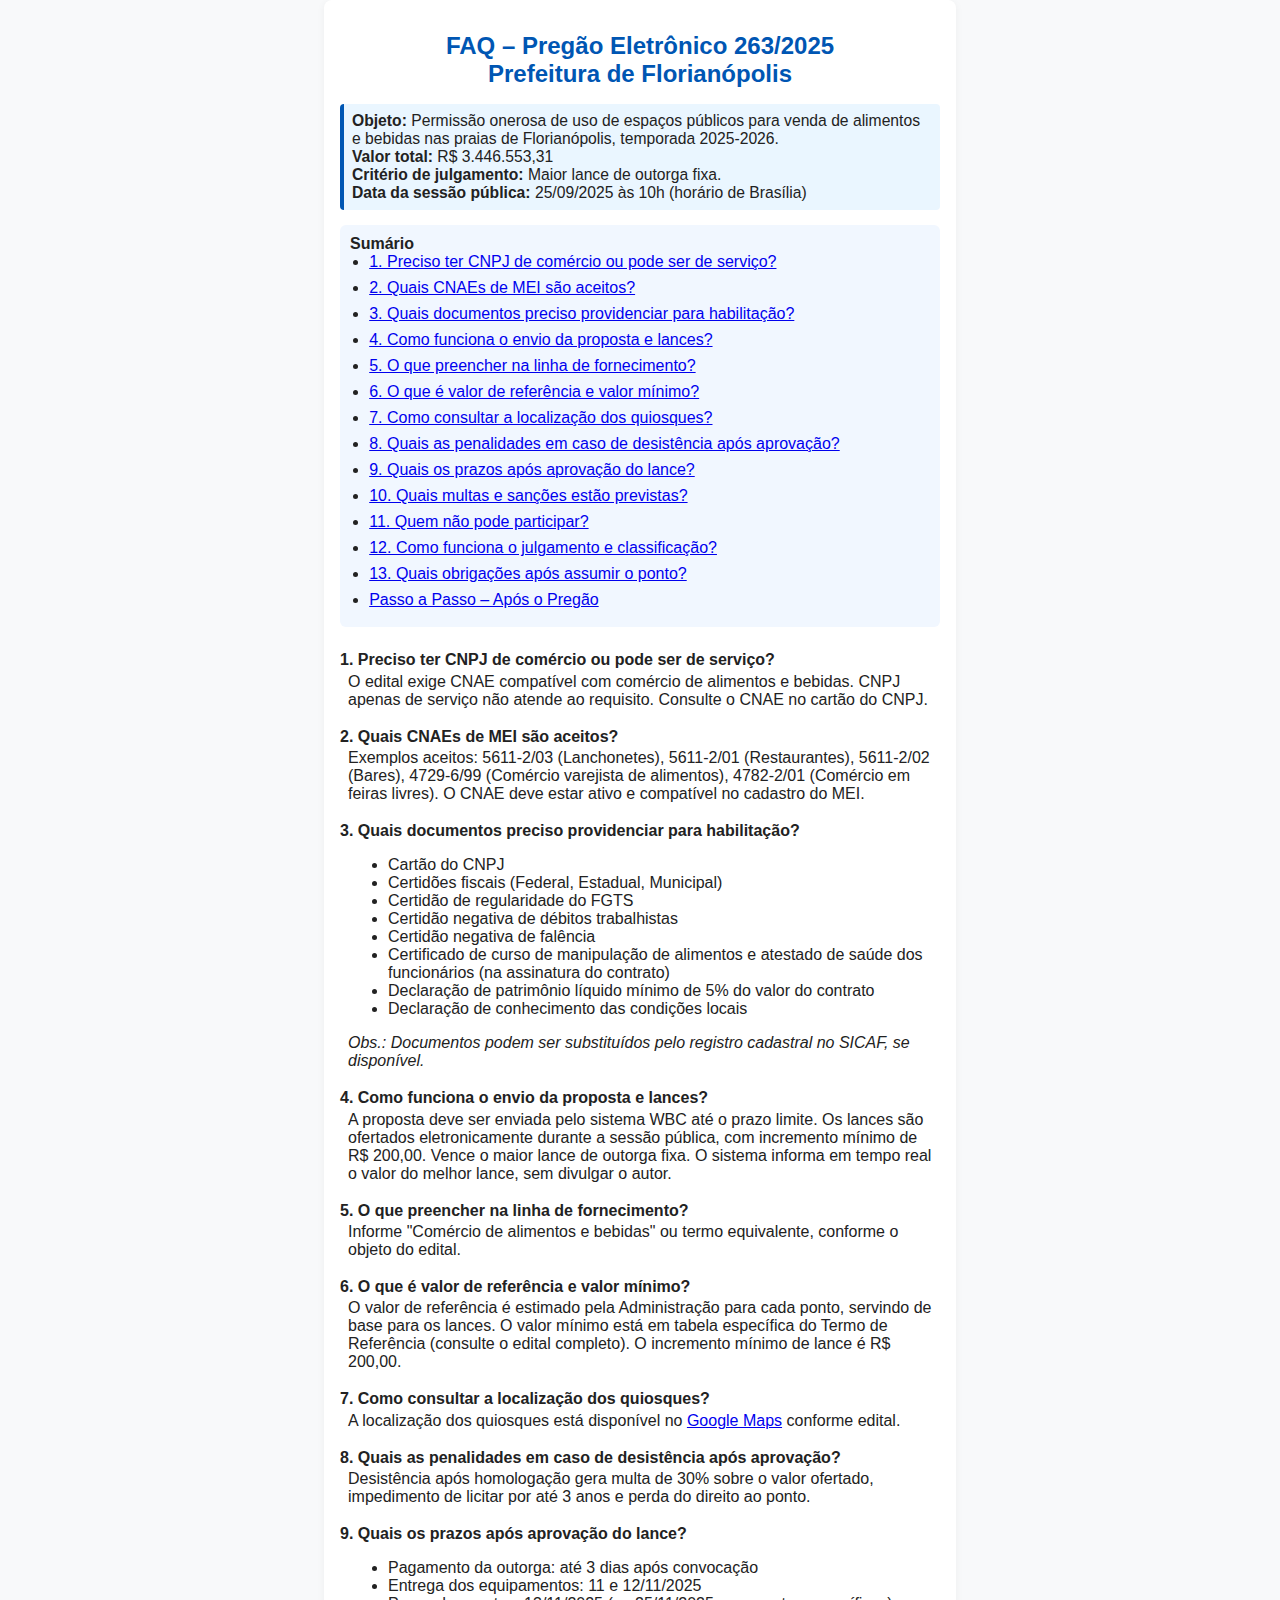
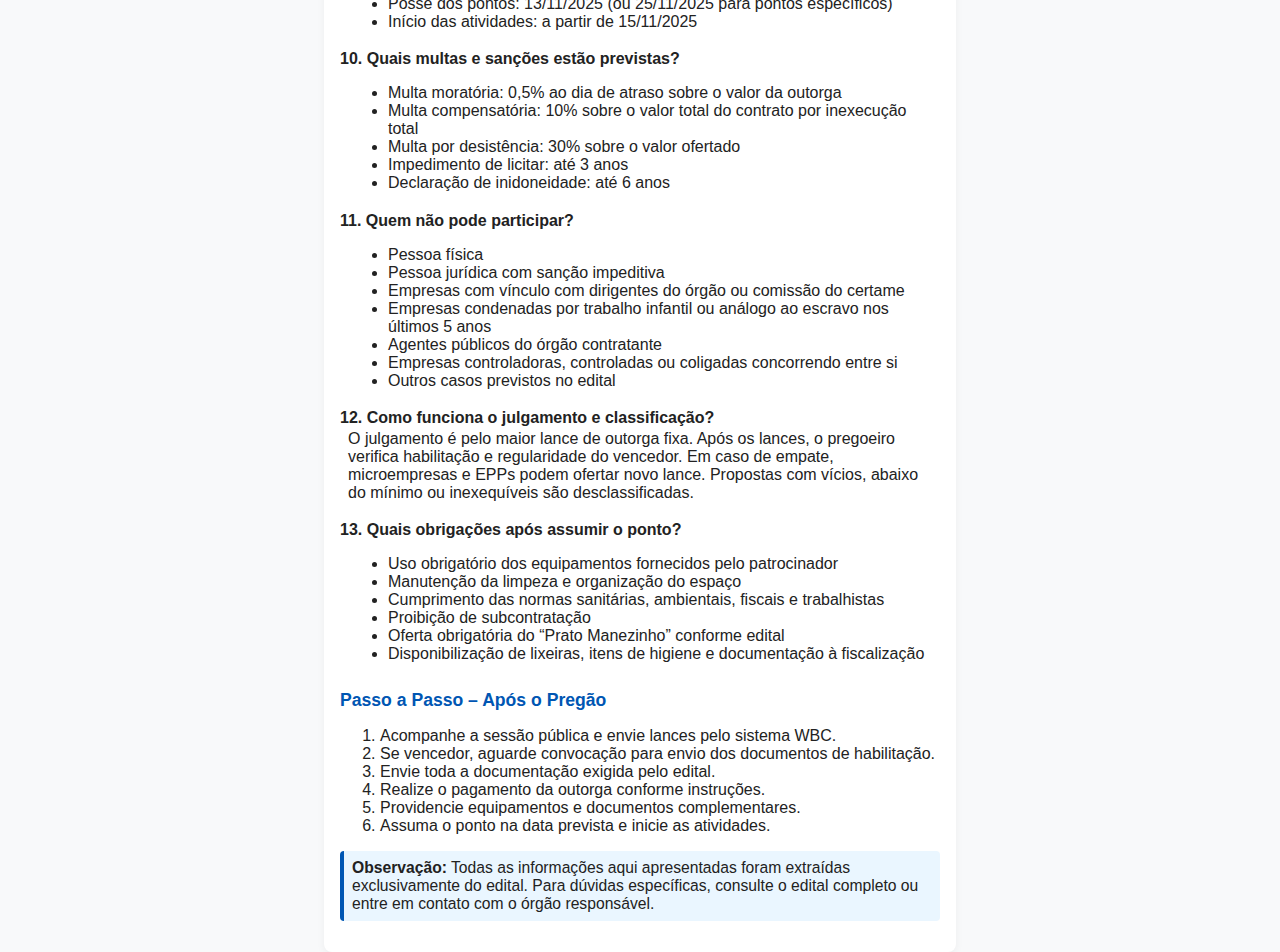
<file: gamboa/index.html>
<!DOCTYPE html>
<html lang="pt-br">
  <head>
    <meta charset="UTF-8" />
    <meta name="viewport" content="width=device-width, initial-scale=1.0" />
    <title>FAQ – Pregão Eletrônico 263/2025 – Florianópolis</title>
    <style>
      html {
        scroll-behavior: smooth;
      }
      body {
        font-family: Arial, sans-serif;
        background: #f8f9fa;
        margin: 0;
        padding: 0;
        color: #222;
      }
      .container {
        max-width: 600px;
        margin: auto;
        padding: 16px;
        background: #fff;
        border-radius: 8px;
        box-shadow: 0 2px 8px rgba(0, 0, 0, 0.05);
        position: relative;
      }
      h1 {
        font-size: 1.5em;
        margin-bottom: 0.5em;
        color: #0056b3;
        text-align: center;
      }
      h2 {
        font-size: 1.1em;
        margin-top: 1.5em;
        color: #0056b3;
      }
      .faq-item {
        margin-bottom: 1.2em;
      }
      .faq-q {
        font-weight: bold;
        margin-bottom: 0.2em;
      }
      .faq-a {
        margin-left: 0.5em;
      }
      .important {
        background: #eaf6ff;
        border-left: 4px solid #0056b3;
        padding: 8px;
        margin: 1em 0;
        border-radius: 4px;
        font-size: 0.98em;
      }
      .sumario {
        background: #f1f7ff;
        border-radius: 6px;
        padding: 10px;
        margin-bottom: 1.5em;
        font-size: 1em;
      }
      .sumario ul {
        padding-left: 1.2em;
        margin: 0;
      }
      .sumario li {
        margin-bottom: 0.5em;
      }
      .topo-btn {
        position: fixed;
        bottom: 24px;
        right: 24px;
        background: #0056b3;
        color: #fff;
        border: none;
        border-radius: 50%;
        width: 44px;
        height: 44px;
        font-size: 1.5em;
        cursor: pointer;
        box-shadow: 0 2px 8px rgba(0, 0, 0, 0.15);
        z-index: 100;
        display: none;
      }
      @media (max-width: 600px) {
        .container {
          padding: 8px;
        }
        h1 {
          font-size: 1.2em;
        }
        .topo-btn {
          bottom: 12px;
          right: 12px;
          width: 38px;
          height: 38px;
          font-size: 1.2em;
        }
      }
    </style>
    <script>
      window.addEventListener("scroll", function () {
        const btn = document.getElementById("topo-btn");
        if (window.scrollY > 200) {
          btn.style.display = "block";
        } else {
          btn.style.display = "none";
        }
      });
      function voltarTopo() {
        window.scrollTo({ top: 0, behavior: "smooth" });
      }
    </script>
  </head>
  <body>
    <div class="container">
      <h1 id="topo">
        FAQ – Pregão Eletrônico 263/2025<br />Prefeitura de Florianópolis
      </h1>
      <div class="important">
        <strong>Objeto:</strong> Permissão onerosa de uso de espaços públicos
        para venda de alimentos e bebidas nas praias de Florianópolis, temporada
        2025-2026.<br />
        <strong>Valor total:</strong> R$ 3.446.553,31<br />
        <strong>Critério de julgamento:</strong> Maior lance de outorga fixa.<br />
        <strong>Data da sessão pública:</strong> 25/09/2025 às 10h (horário de
        Brasília)
      </div>

      <div class="sumario">
        <strong>Sumário</strong>
        <ul>
          <li>
            <a href="#q1"
              >1. Preciso ter CNPJ de comércio ou pode ser de serviço?</a
            >
          </li>
          <li><a href="#q2">2. Quais CNAEs de MEI são aceitos?</a></li>
          <li>
            <a href="#q3"
              >3. Quais documentos preciso providenciar para habilitação?</a
            >
          </li>
          <li>
            <a href="#q4">4. Como funciona o envio da proposta e lances?</a>
          </li>
          <li>
            <a href="#q5">5. O que preencher na linha de fornecimento?</a>
          </li>
          <li>
            <a href="#q6">6. O que é valor de referência e valor mínimo?</a>
          </li>
          <li>
            <a href="#q7">7. Como consultar a localização dos quiosques?</a>
          </li>
          <li>
            <a href="#q8"
              >8. Quais as penalidades em caso de desistência após aprovação?</a
            >
          </li>
          <li><a href="#q9">9. Quais os prazos após aprovação do lance?</a></li>
          <li>
            <a href="#q10">10. Quais multas e sanções estão previstas?</a>
          </li>
          <li><a href="#q11">11. Quem não pode participar?</a></li>
          <li>
            <a href="#q12">12. Como funciona o julgamento e classificação?</a>
          </li>
          <li><a href="#q13">13. Quais obrigações após assumir o ponto?</a></li>
          <li><a href="#passos">Passo a Passo – Após o Pregão</a></li>
        </ul>
      </div>

      <div class="faq-item" id="q1">
        <div class="faq-q">
          1. Preciso ter CNPJ de comércio ou pode ser de serviço?
        </div>
        <div class="faq-a">
          O edital exige CNAE compatível com comércio de alimentos e bebidas.
          CNPJ apenas de serviço não atende ao requisito. Consulte o CNAE no
          cartão do CNPJ.
        </div>
      </div>

      <div class="faq-item" id="q2">
        <div class="faq-q">2. Quais CNAEs de MEI são aceitos?</div>
        <div class="faq-a">
          Exemplos aceitos: 5611-2/03 (Lanchonetes), 5611-2/01 (Restaurantes),
          5611-2/02 (Bares), 4729-6/99 (Comércio varejista de alimentos),
          4782-2/01 (Comércio em feiras livres). O CNAE deve estar ativo e
          compatível no cadastro do MEI.
        </div>
      </div>

      <div class="faq-item" id="q3">
        <div class="faq-q">
          3. Quais documentos preciso providenciar para habilitação?
        </div>
        <div class="faq-a">
          <ul>
            <li>Cartão do CNPJ</li>
            <li>Certidões fiscais (Federal, Estadual, Municipal)</li>
            <li>Certidão de regularidade do FGTS</li>
            <li>Certidão negativa de débitos trabalhistas</li>
            <li>Certidão negativa de falência</li>
            <li>
              Certificado de curso de manipulação de alimentos e atestado de
              saúde dos funcionários (na assinatura do contrato)
            </li>
            <li>
              Declaração de patrimônio líquido mínimo de 5% do valor do contrato
            </li>
            <li>Declaração de conhecimento das condições locais</li>
          </ul>
          <em
            >Obs.: Documentos podem ser substituídos pelo registro cadastral no
            SICAF, se disponível.</em
          >
        </div>
      </div>

      <div class="faq-item" id="q4">
        <div class="faq-q">4. Como funciona o envio da proposta e lances?</div>
        <div class="faq-a">
          A proposta deve ser enviada pelo sistema WBC até o prazo limite. Os
          lances são ofertados eletronicamente durante a sessão pública, com
          incremento mínimo de R$ 200,00. Vence o maior lance de outorga fixa. O
          sistema informa em tempo real o valor do melhor lance, sem divulgar o
          autor.
        </div>
      </div>

      <div class="faq-item" id="q5">
        <div class="faq-q">5. O que preencher na linha de fornecimento?</div>
        <div class="faq-a">
          Informe "Comércio de alimentos e bebidas" ou termo equivalente,
          conforme o objeto do edital.
        </div>
      </div>

      <div class="faq-item" id="q6">
        <div class="faq-q">6. O que é valor de referência e valor mínimo?</div>
        <div class="faq-a">
          O valor de referência é estimado pela Administração para cada ponto,
          servindo de base para os lances. O valor mínimo está em tabela
          específica do Termo de Referência (consulte o edital completo). O
          incremento mínimo de lance é R$ 200,00.
        </div>
      </div>

      <div class="faq-item" id="q7">
        <div class="faq-q">7. Como consultar a localização dos quiosques?</div>
        <div class="faq-a">
          A localização dos quiosques está disponível no
          <a
            href="https://www.google.com/maps/d/u/0/edit?mid=1ef8nsV9XiuTjOmjDK7osh9mKnunkK9M&ll=-27.444733344866407%2C-48.524312501141445&z=18"
            target="_blank"
            >Google Maps</a
          >
          conforme edital.
        </div>
      </div>

      <div class="faq-item" id="q8">
        <div class="faq-q">
          8. Quais as penalidades em caso de desistência após aprovação?
        </div>
        <div class="faq-a">
          Desistência após homologação gera multa de 30% sobre o valor ofertado,
          impedimento de licitar por até 3 anos e perda do direito ao ponto.
        </div>
      </div>

      <div class="faq-item" id="q9">
        <div class="faq-q">9. Quais os prazos após aprovação do lance?</div>
        <div class="faq-a">
          <ul>
            <li>Pagamento da outorga: até 3 dias após convocação</li>
            <li>Entrega dos equipamentos: 11 e 12/11/2025</li>
            <li>
              Posse dos pontos: 13/11/2025 (ou 25/11/2025 para pontos
              específicos)
            </li>
            <li>Início das atividades: a partir de 15/11/2025</li>
          </ul>
        </div>
      </div>

      <div class="faq-item" id="q10">
        <div class="faq-q">10. Quais multas e sanções estão previstas?</div>
        <div class="faq-a">
          <ul>
            <li>
              Multa moratória: 0,5% ao dia de atraso sobre o valor da outorga
            </li>
            <li>
              Multa compensatória: 10% sobre o valor total do contrato por
              inexecução total
            </li>
            <li>Multa por desistência: 30% sobre o valor ofertado</li>
            <li>Impedimento de licitar: até 3 anos</li>
            <li>Declaração de inidoneidade: até 6 anos</li>
          </ul>
        </div>
      </div>

      <div class="faq-item" id="q11">
        <div class="faq-q">11. Quem não pode participar?</div>
        <div class="faq-a">
          <ul>
            <li>Pessoa física</li>
            <li>Pessoa jurídica com sanção impeditiva</li>
            <li>
              Empresas com vínculo com dirigentes do órgão ou comissão do
              certame
            </li>
            <li>
              Empresas condenadas por trabalho infantil ou análogo ao escravo
              nos últimos 5 anos
            </li>
            <li>Agentes públicos do órgão contratante</li>
            <li>
              Empresas controladoras, controladas ou coligadas concorrendo entre
              si
            </li>
            <li>Outros casos previstos no edital</li>
          </ul>
        </div>
      </div>

      <div class="faq-item" id="q12">
        <div class="faq-q">12. Como funciona o julgamento e classificação?</div>
        <div class="faq-a">
          O julgamento é pelo maior lance de outorga fixa. Após os lances, o
          pregoeiro verifica habilitação e regularidade do vencedor. Em caso de
          empate, microempresas e EPPs podem ofertar novo lance. Propostas com
          vícios, abaixo do mínimo ou inexequíveis são desclassificadas.
        </div>
      </div>

      <div class="faq-item" id="q13">
        <div class="faq-q">13. Quais obrigações após assumir o ponto?</div>
        <div class="faq-a">
          <ul>
            <li>
              Uso obrigatório dos equipamentos fornecidos pelo patrocinador
            </li>
            <li>Manutenção da limpeza e organização do espaço</li>
            <li>
              Cumprimento das normas sanitárias, ambientais, fiscais e
              trabalhistas
            </li>
            <li>Proibição de subcontratação</li>
            <li>Oferta obrigatória do “Prato Manezinho” conforme edital</li>
            <li>
              Disponibilização de lixeiras, itens de higiene e documentação à
              fiscalização
            </li>
          </ul>
        </div>
      </div>

      <h2 id="passos">Passo a Passo – Após o Pregão</h2>
      <ol>
        <li>Acompanhe a sessão pública e envie lances pelo sistema WBC.</li>
        <li>
          Se vencedor, aguarde convocação para envio dos documentos de
          habilitação.
        </li>
        <li>Envie toda a documentação exigida pelo edital.</li>
        <li>Realize o pagamento da outorga conforme instruções.</li>
        <li>Providencie equipamentos e documentos complementares.</li>
        <li>Assuma o ponto na data prevista e inicie as atividades.</li>
      </ol>

      <div class="important">
        <strong>Observação:</strong> Todas as informações aqui apresentadas
        foram extraídas exclusivamente do edital. Para dúvidas específicas,
        consulte o edital completo ou entre em contato com o órgão responsável.
      </div>
      <button
        id="topo-btn"
        class="topo-btn"
        onclick="voltarTopo()"
        title="Voltar ao topo"
      >
        ↑
      </button>
    </div>
  </body>
</html>
</file>
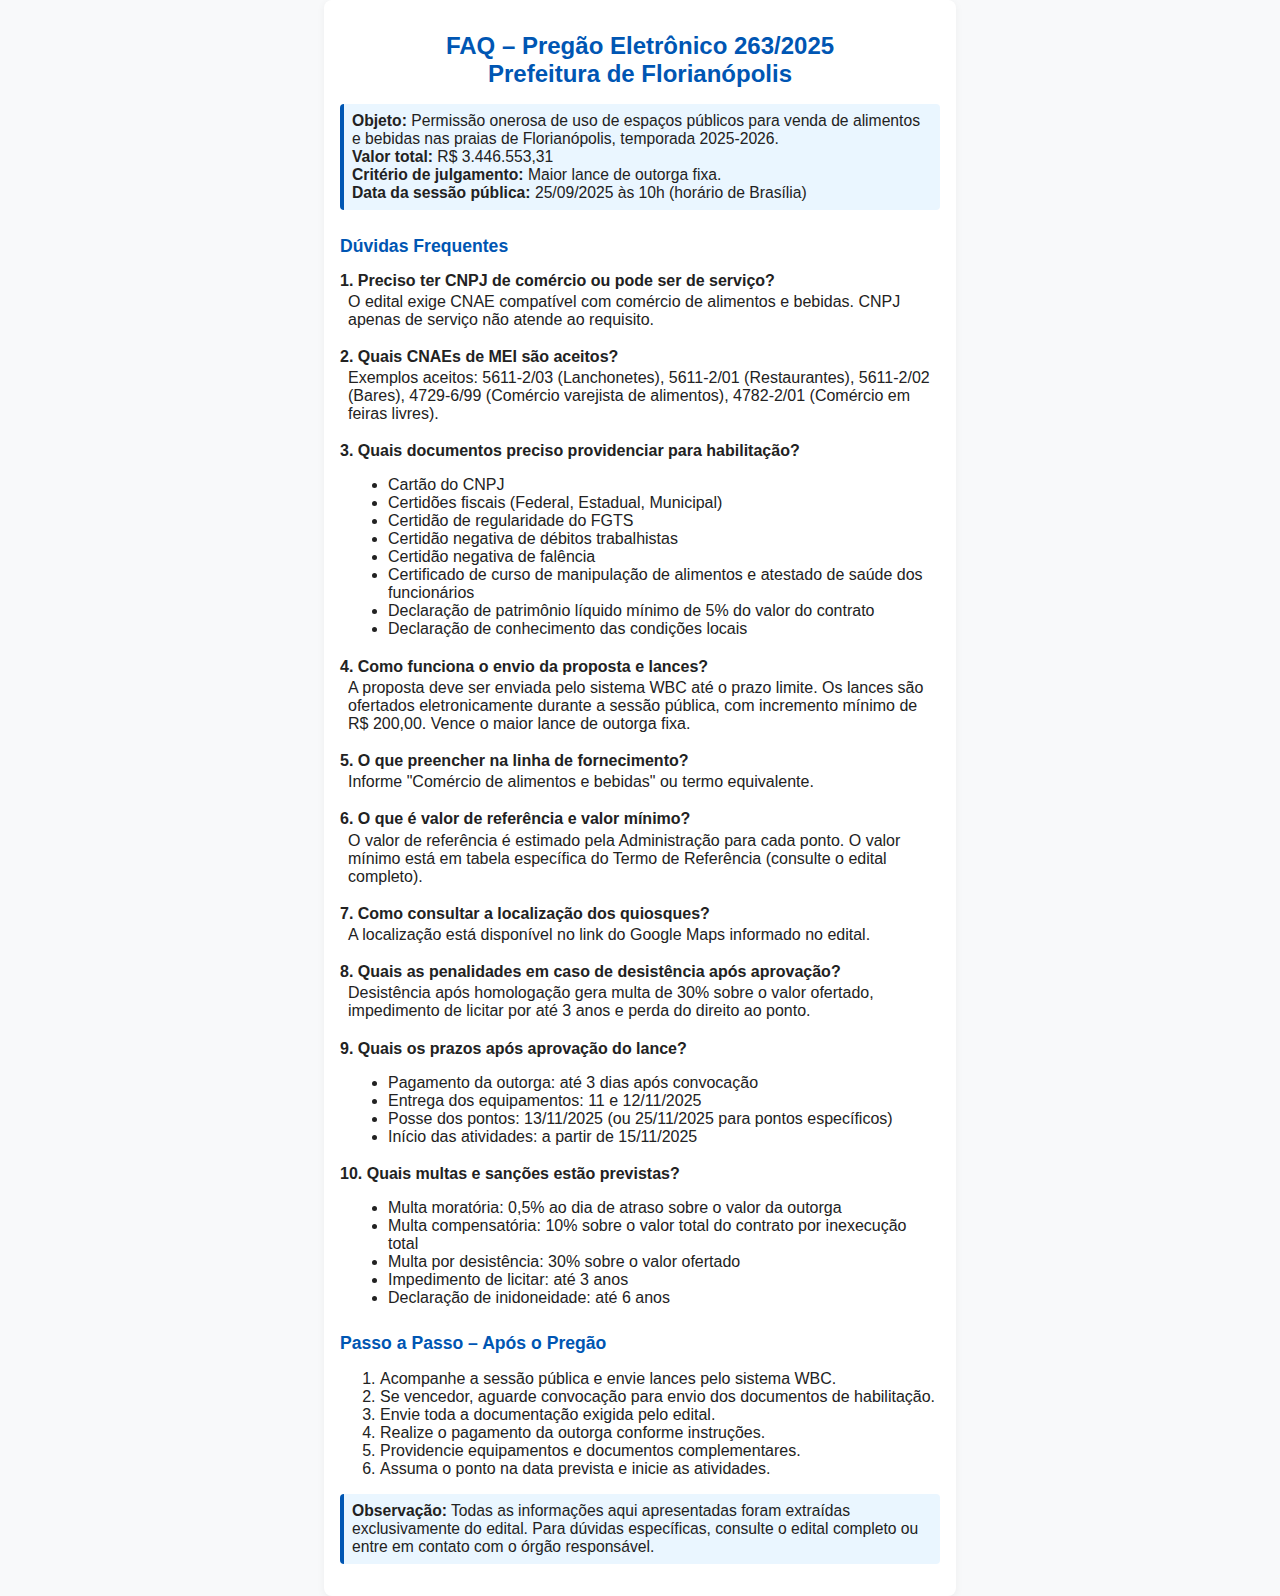
<file: gamboa/faq-pregao-263-2025.html>
<!DOCTYPE html>
<html lang="pt-br">
  <head>
    <meta charset="UTF-8" />
    <meta name="viewport" content="width=device-width, initial-scale=1.0" />
    <title>FAQ – Pregão Eletrônico 263/2025 – Florianópolis</title>
    <style>
      body {
        font-family: Arial, sans-serif;
        background: #f8f9fa;
        margin: 0;
        padding: 0;
        color: #222;
      }
      .container {
        max-width: 600px;
        margin: auto;
        padding: 16px;
        background: #fff;
        border-radius: 8px;
        box-shadow: 0 2px 8px rgba(0, 0, 0, 0.05);
      }
      h1 {
        font-size: 1.5em;
        margin-bottom: 0.5em;
        color: #0056b3;
        text-align: center;
      }
      h2 {
        font-size: 1.1em;
        margin-top: 1.5em;
        color: #0056b3;
      }
      .faq-item {
        margin-bottom: 1.2em;
      }
      .faq-q {
        font-weight: bold;
        margin-bottom: 0.2em;
      }
      .faq-a {
        margin-left: 0.5em;
      }
      .important {
        background: #eaf6ff;
        border-left: 4px solid #0056b3;
        padding: 8px;
        margin: 1em 0;
        border-radius: 4px;
        font-size: 0.98em;
      }
      @media (max-width: 600px) {
        .container {
          padding: 8px;
        }
        h1 {
          font-size: 1.2em;
        }
      }
    </style>
  </head>
  <body>
    <div class="container">
      <h1>FAQ – Pregão Eletrônico 263/2025<br />Prefeitura de Florianópolis</h1>
      <div class="important">
        <strong>Objeto:</strong> Permissão onerosa de uso de espaços públicos
        para venda de alimentos e bebidas nas praias de Florianópolis, temporada
        2025-2026.<br />
        <strong>Valor total:</strong> R$ 3.446.553,31<br />
        <strong>Critério de julgamento:</strong> Maior lance de outorga fixa.<br />
        <strong>Data da sessão pública:</strong> 25/09/2025 às 10h (horário de
        Brasília)
      </div>

      <h2>Dúvidas Frequentes</h2>

      <div class="faq-item">
        <div class="faq-q">
          1. Preciso ter CNPJ de comércio ou pode ser de serviço?
        </div>
        <div class="faq-a">
          O edital exige CNAE compatível com comércio de alimentos e bebidas.
          CNPJ apenas de serviço não atende ao requisito.
        </div>
      </div>

      <div class="faq-item">
        <div class="faq-q">2. Quais CNAEs de MEI são aceitos?</div>
        <div class="faq-a">
          Exemplos aceitos: 5611-2/03 (Lanchonetes), 5611-2/01 (Restaurantes),
          5611-2/02 (Bares), 4729-6/99 (Comércio varejista de alimentos),
          4782-2/01 (Comércio em feiras livres).
        </div>
      </div>

      <div class="faq-item">
        <div class="faq-q">
          3. Quais documentos preciso providenciar para habilitação?
        </div>
        <div class="faq-a">
          <ul>
            <li>Cartão do CNPJ</li>
            <li>Certidões fiscais (Federal, Estadual, Municipal)</li>
            <li>Certidão de regularidade do FGTS</li>
            <li>Certidão negativa de débitos trabalhistas</li>
            <li>Certidão negativa de falência</li>
            <li>
              Certificado de curso de manipulação de alimentos e atestado de
              saúde dos funcionários
            </li>
            <li>
              Declaração de patrimônio líquido mínimo de 5% do valor do contrato
            </li>
            <li>Declaração de conhecimento das condições locais</li>
          </ul>
        </div>
      </div>

      <div class="faq-item">
        <div class="faq-q">4. Como funciona o envio da proposta e lances?</div>
        <div class="faq-a">
          A proposta deve ser enviada pelo sistema WBC até o prazo limite. Os
          lances são ofertados eletronicamente durante a sessão pública, com
          incremento mínimo de R$ 200,00. Vence o maior lance de outorga fixa.
        </div>
      </div>

      <div class="faq-item">
        <div class="faq-q">5. O que preencher na linha de fornecimento?</div>
        <div class="faq-a">
          Informe "Comércio de alimentos e bebidas" ou termo equivalente.
        </div>
      </div>

      <div class="faq-item">
        <div class="faq-q">6. O que é valor de referência e valor mínimo?</div>
        <div class="faq-a">
          O valor de referência é estimado pela Administração para cada ponto. O
          valor mínimo está em tabela específica do Termo de Referência
          (consulte o edital completo).
        </div>
      </div>

      <div class="faq-item">
        <div class="faq-q">7. Como consultar a localização dos quiosques?</div>
        <div class="faq-a">
          A localização está disponível no link do Google Maps informado no
          edital.
        </div>
      </div>

      <div class="faq-item">
        <div class="faq-q">
          8. Quais as penalidades em caso de desistência após aprovação?
        </div>
        <div class="faq-a">
          Desistência após homologação gera multa de 30% sobre o valor ofertado,
          impedimento de licitar por até 3 anos e perda do direito ao ponto.
        </div>
      </div>

      <div class="faq-item">
        <div class="faq-q">9. Quais os prazos após aprovação do lance?</div>
        <div class="faq-a">
          <ul>
            <li>Pagamento da outorga: até 3 dias após convocação</li>
            <li>Entrega dos equipamentos: 11 e 12/11/2025</li>
            <li>
              Posse dos pontos: 13/11/2025 (ou 25/11/2025 para pontos
              específicos)
            </li>
            <li>Início das atividades: a partir de 15/11/2025</li>
          </ul>
        </div>
      </div>

      <div class="faq-item">
        <div class="faq-q">10. Quais multas e sanções estão previstas?</div>
        <div class="faq-a">
          <ul>
            <li>
              Multa moratória: 0,5% ao dia de atraso sobre o valor da outorga
            </li>
            <li>
              Multa compensatória: 10% sobre o valor total do contrato por
              inexecução total
            </li>
            <li>Multa por desistência: 30% sobre o valor ofertado</li>
            <li>Impedimento de licitar: até 3 anos</li>
            <li>Declaração de inidoneidade: até 6 anos</li>
          </ul>
        </div>
      </div>

      <h2>Passo a Passo – Após o Pregão</h2>
      <ol>
        <li>Acompanhe a sessão pública e envie lances pelo sistema WBC.</li>
        <li>
          Se vencedor, aguarde convocação para envio dos documentos de
          habilitação.
        </li>
        <li>Envie toda a documentação exigida pelo edital.</li>
        <li>Realize o pagamento da outorga conforme instruções.</li>
        <li>Providencie equipamentos e documentos complementares.</li>
        <li>Assuma o ponto na data prevista e inicie as atividades.</li>
      </ol>

      <div class="important">
        <strong>Observação:</strong> Todas as informações aqui apresentadas
        foram extraídas exclusivamente do edital. Para dúvidas específicas,
        consulte o edital completo ou entre em contato com o órgão responsável.
      </div>
    </div>
  </body>
</html>
</file>
